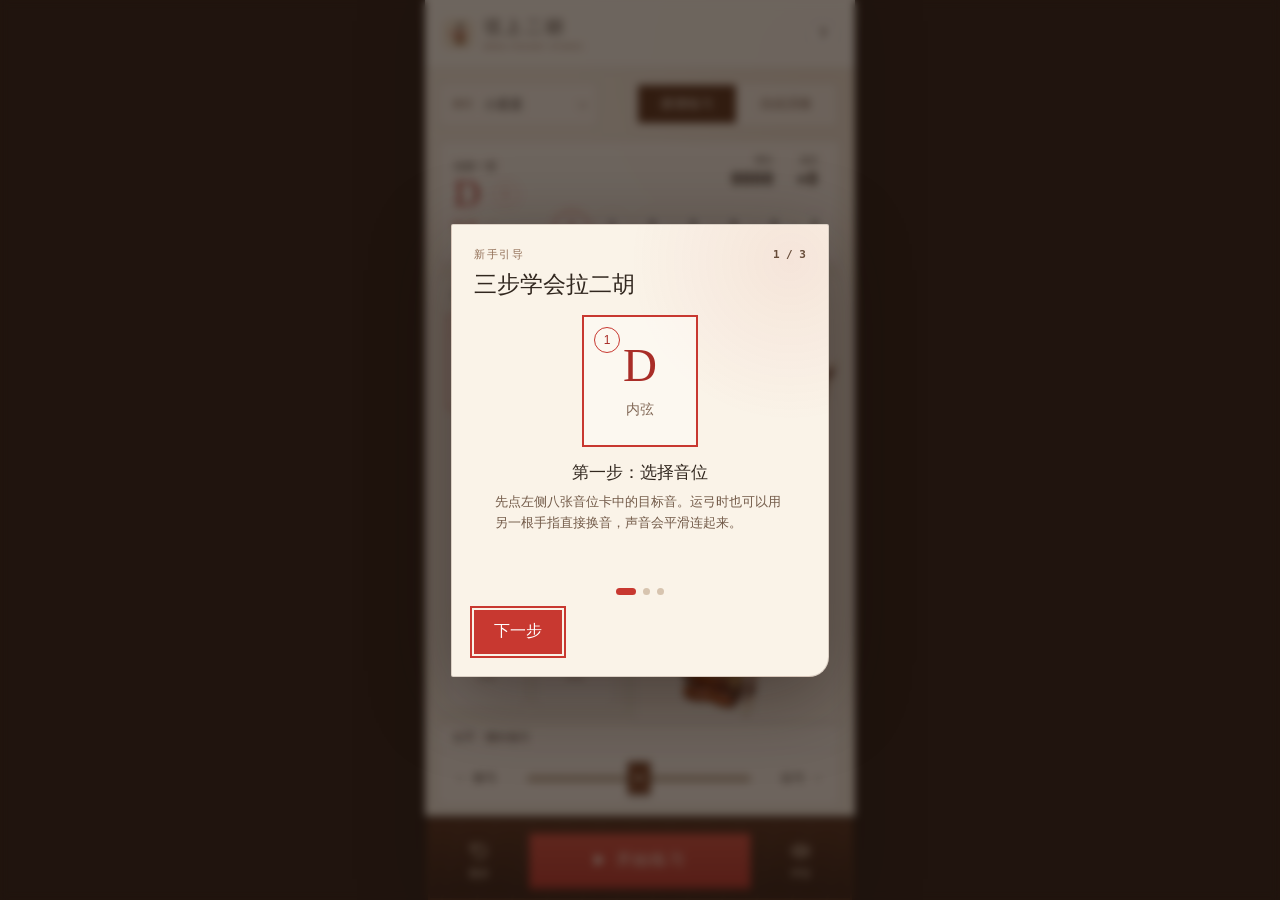
<file: index.html>
<!doctype html>
<html lang="zh-CN">
  <head>
    <meta charset="UTF-8" />
    <meta name="viewport" content="width=device-width, initial-scale=1" />
    <meta name="theme-color" content="#f4ecdf" />
    <meta name="apple-mobile-web-app-capable" content="yes" />
    <meta name="apple-mobile-web-app-status-bar-style" content="default" />
    <meta name="description" content="弦上二胡手机练功房" />
    <link rel="manifest" href="./manifest.webmanifest" />
    <link rel="icon" href="./icon.svg" type="image/svg+xml" />
    <link rel="stylesheet" href="./styles.css?v=14" />
    <title>弦上二胡 · Erhu Pocket Studio</title>
  </head>
  <body>
    <div class="app-shell">
      <header class="topbar">
        <div class="brand">
          <img src="./icon.svg" alt="" />
          <div class="brand-copy">
            <h1>弦上二胡</h1>
            <p>ERHU POCKET STUDIO</p>
          </div>
        </div>
        <button id="helpButton" class="help-button" type="button" aria-label="打开玩法说明">?</button>
      </header>

      <main class="game" aria-label="手机二胡模拟器">
        <section class="mode-row" aria-label="曲目和演奏模式">
          <label class="song-picker" for="songSelect">
            <span>曲目</span>
            <select id="songSelect" aria-label="选择练习曲目"></select>
            <i aria-hidden="true"></i>
          </label>
          <div class="mode-tabs">
            <button class="active" type="button" data-mode="practice" aria-pressed="true">跟谱练习</button>
            <button type="button" data-mode="free" aria-pressed="false">自由演奏</button>
          </div>
        </section>

        <section class="score-paper" aria-label="当前音符和成绩">
          <div class="current-block">
            <p id="pieceEyebrow">当前一音</p>
            <div class="current-note-row">
              <strong id="currentNote">D</strong>
              <span id="currentScale">1</span>
            </div>
            <b id="scoreBowDirection">拉弓 →</b>
          </div>

          <div class="stats" aria-label="当前成绩">
            <div><span>得分</span><b id="score">0000</b></div>
            <div><span>连击</span><b id="combo">×0</b></div>
          </div>

          <div id="noteLane" class="note-lane" aria-label="接下来的乐谱"></div>
          <span id="progressBar" class="hidden-state"></span>
          <span id="progressText" class="hidden-state"></span>
          <span id="songSubtitle" class="hidden-state"></span>
        </section>

        <section class="instrument-stage" aria-label="左手音位与二胡">
          <div class="instrument-left">
            <div class="stage-heading">左手・按弦选音</div>
            <div id="pitchGrid" class="pitch-grid"></div>
          </div>
          <div class="instrument-spacer" aria-hidden="true"></div>
          <div class="instrument-art" aria-hidden="true">
            <span class="erhu-seal">二胡</span>
            <img class="erhu-image" src="./erhu-instrument.png?v=14" alt="" />
          </div>
        </section>

        <section class="bow-section" aria-label="右手横向拖弓">
          <div class="bow-heading">右手・横向拖弓</div>
          <button id="bowPad" class="bow-pad target-pull" type="button" aria-label="按住并横向拖动琴弓">
            <span class="bow-copy bow-left">←&nbsp; 推弓</span>
            <span class="bow-track" aria-hidden="true"></span>
            <span class="bow-knob" aria-hidden="true"><i></i></span>
            <span class="bow-copy bow-right">拉弓&nbsp; →</span>
          </button>
          <span id="bowTitle" class="hidden-state"></span>
          <span id="bowBadge" class="hidden-state"></span>
        </section>

        <div class="hidden-state" aria-live="polite">
          <span id="feedbackDot"></span>
          <span id="feedback"></span>
          <span id="accuracy"></span>
        </div>
      </main>

      <footer class="practice-dock">
        <button id="resetButton" class="dock-side" type="button" aria-label="重新开始">
          <svg viewBox="0 0 24 24" aria-hidden="true"><path d="M4 4v6h6M5.7 15a7 7 0 1 0 .3-6.4L4 10" /></svg>
          <span>重来</span>
        </button>
        <button id="startButton" class="start-button" type="button">
          <span class="play-icon" aria-hidden="true"></span>
          <span id="startButtonText">开始练习</span>
        </button>
        <button id="soundButton" class="dock-side" type="button" aria-pressed="false" aria-label="关闭声音">
          <svg viewBox="0 0 24 24" aria-hidden="true"><path d="M11 5 6 9H3v6h3l5 4V5Zm4 4a4 4 0 0 1 0 6m2-9a8 8 0 0 1 0 12" /></svg>
          <span>声音</span>
        </button>
      </footer>
    </div>

    <dialog id="guideDialog" class="paper-dialog onboarding-dialog" aria-labelledby="guideTitle">
      <div class="guide-topline">
        <span>新手引导</span>
        <b id="guideCounter">1 / 3</b>
      </div>
      <h2 id="guideTitle">三步学会拉二胡</h2>

      <div class="guide-pages">
        <section class="guide-page active" data-guide-step="0">
          <div class="guide-demo pitch-demo" aria-hidden="true">
            <span>1</span><strong>D</strong><small>内弦</small>
          </div>
          <h3>第一步：选择音位</h3>
          <p>先点左侧八张音位卡中的目标音。运弓时也可以用另一根手指直接换音，声音会平滑连起来。</p>
        </section>

        <section class="guide-page" data-guide-step="1" hidden>
          <div class="guide-demo cue-demo" aria-hidden="true">
            <strong>D</strong><span>1</span><b>拉弓 →</b>
          </div>
          <h3>第二步：看准提示</h3>
          <p>上方会显示当前音和弓向。箭头向右是拉弓，箭头向左是推弓。</p>
        </section>

        <section class="guide-page" data-guide-step="2" hidden>
          <div class="guide-demo bow-demo" aria-hidden="true">
            <span>← 推弓</span><i></i><b></b><span>拉弓 →</span>
          </div>
          <h3>第三步：按住横向拖弓</h3>
          <p>一根手指在底部持续拖弓，另一根手指点左侧音位即可连奏。方向和音位都正确，乐谱才会前进。</p>
        </section>
      </div>

      <div id="guideDots" class="guide-dots" aria-hidden="true"><i class="active"></i><i></i><i></i></div>
      <div class="guide-actions">
        <button id="guideBackButton" class="guide-back" type="button" hidden>上一步</button>
        <button id="guideNextButton" class="dialog-button" type="button">下一步</button>
        <button id="enterButton" class="dialog-button" type="button" hidden>开始体验</button>
      </div>
    </dialog>

    <dialog id="resultDialog" class="paper-dialog result-dialog">
      <p>本曲完成</p>
      <h2 id="resultTitle">稳稳拉完《小星星》</h2>
      <div class="result-stats">
        <div><span>得分</span><b id="resultScore">1400</b></div>
        <div><span>准确率</span><b id="resultAccuracy">100%</b></div>
        <div><span>最高连击</span><b id="resultCombo">14</b></div>
      </div>
      <div class="result-actions">
        <button id="resultFreeButton" type="button">自由拉一会儿</button>
        <button id="resultReplayButton" class="dialog-button" type="button">再奏一遍</button>
      </div>
    </dialog>

    <script type="module" src="./game.js?v=14"></script>
  </body>
</html>
</file>
<file: styles.css>
:root {
  color-scheme: light;
  --paper: #f4ecdf;
  --paper-card: rgba(255, 252, 246, 0.58);
  --ink: #31271f;
  --muted: #876e59;
  --line: rgba(79, 55, 37, 0.19);
  --red: #c83830;
  --red-dark: #a92d27;
  --wood: #57301a;
  font-family: "Songti SC", "STSong", "Noto Serif SC", "PingFang SC", serif;
  color: var(--ink);
  background: #241711;
  font-synthesis: none;
}

* { box-sizing: border-box; }

html,
body {
  min-width: 320px;
  width: 100%;
  height: 100%;
  margin: 0;
  overflow: hidden;
  background: #241711;
  overscroll-behavior: none;
  -webkit-text-size-adjust: 100%;
  -webkit-tap-highlight-color: transparent;
}

body { display: flex; justify-content: center; }
button,
select { font: inherit; }
button { -webkit-tap-highlight-color: transparent; }
button:focus-visible,
select:focus-visible { outline: 2px solid var(--red); outline-offset: 2px; }

.app-shell {
  container-type: inline-size;
  display: grid;
  grid-template-rows: 142fr 1529fr 172fr;
  width: min(100vw, 430px);
  height: var(--app-height, 100dvh);
  min-height: 0;
  overflow: hidden;
  background:
    radial-gradient(circle at 91% 7%, rgba(169, 112, 68, 0.09), transparent 26%),
    linear-gradient(90deg, rgba(82, 55, 34, 0.018) 1px, transparent 1px),
    linear-gradient(rgba(82, 55, 34, 0.015) 1px, transparent 1px),
    var(--paper);
  background-size: auto, 12px 12px, 16px 16px, auto;
  box-shadow: 0 0 60px rgba(0, 0, 0, 0.35);
}

.topbar {
  display: flex;
  align-items: center;
  justify-content: space-between;
  min-height: 0;
  padding: env(safe-area-inset-top, 0) 3.8cqw 0 4.3cqw;
  border-bottom: 1px solid rgba(78, 54, 36, 0.22);
  background: rgba(251, 247, 240, 0.88);
}

.brand { display: flex; align-items: center; gap: 2.3cqw; }
.brand > img { width: 7.1cqw; height: 7.1cqw; }
.brand-copy { display: flex; flex-direction: column; }
.brand h1 { margin: 0; font-size: 4.2cqw; font-weight: 600; line-height: 1.05; letter-spacing: 0.13em; }
.brand p { margin: 1.4cqw 0 0; color: #9a7862; font-family: sans-serif; font-size: 1.55cqw; font-weight: 650; letter-spacing: 0.2em; }

.help-button {
  display: grid;
  place-items: center;
  width: 7.4cqw;
  height: 7.4cqw;
  padding: 0;
  border: 1px solid rgba(77, 54, 37, 0.18);
  border-radius: 50%;
  color: #3d2c21;
  background: rgba(255, 253, 248, 0.45);
  font-family: sans-serif;
  font-size: 3.8cqw;
  line-height: 1;
}

.game { position: relative; min-height: 0; overflow: hidden; }

.mode-row {
  position: absolute;
  top: 1.64%;
  right: 3.85%;
  left: 3.05%;
  display: grid;
  grid-template-columns: 40% 51%;
  justify-content: space-between;
  height: 6.08%;
}

.song-picker,
.mode-tabs { border: 1px solid var(--line); background: rgba(255, 252, 246, 0.52); }

.song-picker {
  position: relative;
  display: grid;
  grid-template-columns: auto 1fr;
  align-items: center;
  gap: 2.7cqw;
  padding: 0 3.2cqw;
}

.song-picker > span { color: #725441; font-size: 2.4cqw; }
.song-picker select { width: 100%; height: 100%; min-width: 0; padding: 0 3cqw 0 0; border: 0; appearance: none; color: #211a16; background: transparent; font-size: 3.1cqw; font-weight: 650; }
.song-picker i { position: absolute; right: 2.8cqw; width: 1.6cqw; height: 1.6cqw; border-right: 0.3cqw solid #92745e; border-bottom: 0.3cqw solid #92745e; transform: rotate(45deg) translateY(-30%); }

.mode-tabs { display: grid; grid-template-columns: 1fr 1fr; padding: 0.65cqw; }
.mode-tabs button { min-width: 0; padding: 0; border: 0; color: #6e5544; background: transparent; font-size: 2.95cqw; white-space: nowrap; }
.mode-tabs button.active { color: #fff9ed; background: #542d17; }

.score-paper {
  position: absolute;
  top: 9.48%;
  right: 3.4%;
  left: 2.95%;
  height: 16.55%;
  overflow: hidden;
  border: 1px solid var(--line);
  background: rgba(255, 252, 247, 0.61);
}

.current-block { position: absolute; top: 14.8%; left: 3.7%; }
.current-block p { margin: 0; font-size: 2.55cqw; }
.current-note-row { display: flex; align-items: center; margin-top: 3%; }
.current-note-row strong { color: var(--red-dark); font-family: Georgia, serif; font-size: 8.7cqw; font-weight: 400; line-height: 0.95; }
.current-note-row span { display: grid; place-items: center; width: 6.1cqw; height: 6.1cqw; margin-left: 2.8cqw; border: 1.5px solid rgba(200, 56, 48, 0.35); border-radius: 50%; color: var(--red); font-family: sans-serif; font-size: 2.4cqw; }
.current-block > b { display: block; margin-top: 1.6cqw; color: var(--red); font-family: sans-serif; font-size: 2.8cqw; letter-spacing: 0.08em; }

.stats { position: absolute; top: 10.5%; right: 5.4%; display: flex; gap: 5.4cqw; }
.stats div { text-align: right; }
.stats span { display: block; font-size: 2.2cqw; }
.stats b { display: block; margin-top: 0.5cqw; font-family: ui-monospace, monospace; font-size: 4.1cqw; font-variant-numeric: tabular-nums; }

.note-lane {
  position: absolute;
  right: 1.7%;
  bottom: 13.5%;
  left: 28.8%;
  display: grid;
  grid-template-columns: repeat(7, 1fr);
  gap: 1.25cqw;
}

.note-token {
  display: grid;
  place-items: center;
  align-content: center;
  aspect-ratio: 1;
  border: 1px solid rgba(78, 55, 38, 0.16);
  border-radius: 50%;
  background: rgba(255, 253, 248, 0.54);
  font-family: sans-serif;
}
.note-token b { font-size: 2.7cqw; line-height: 1; }
.note-token small { margin-top: 0.4cqw; color: #705848; font-size: 1.65cqw; line-height: 1; }
.note-token.current { border: 1.5px solid var(--red); color: var(--red-dark); box-shadow: 0 0 0 0.8cqw rgba(200, 56, 48, 0.06); }

.instrument-stage {
  position: absolute;
  top: 27.86%;
  right: 3.4%;
  left: 2.85%;
  display: grid;
  grid-template-columns: 46.5% 2.25% 51.25%;
  height: 59.65%;
}

.instrument-left {
  grid-column: 1;
  display: grid;
  grid-template-rows: 7.7% minmax(0, 1fr);
  align-self: start;
  height: 97.8%;
  min-height: 0;
  overflow: hidden;
  border: 1px solid var(--line);
  background: rgba(255, 252, 247, 0.43);
}

.instrument-spacer { grid-column: 2; }
.instrument-art {
  position: relative;
  grid-column: 3;
  min-width: 0;
  min-height: 0;
  overflow: hidden;
  border: 1px solid var(--line);
  background:
    radial-gradient(ellipse at 14% 25%, rgba(104, 119, 82, 0.09) 0 4%, transparent 4.5%),
    radial-gradient(ellipse at 22% 32%, rgba(104, 119, 82, 0.08) 0 5%, transparent 5.5%),
    radial-gradient(ellipse at 11% 40%, rgba(104, 119, 82, 0.07) 0 4%, transparent 4.5%),
    linear-gradient(103deg, transparent 0 17%, rgba(104, 119, 82, 0.055) 17.3% 17.8%, transparent 18.1%),
    #f8f1e7;
}

.erhu-image {
  position: relative;
  z-index: 2;
  display: block;
  width: 100%;
  height: 100%;
  object-fit: contain;
  object-position: center bottom;
  filter: drop-shadow(0.35cqw 0.55cqw 0.45cqw rgba(64, 37, 23, 0.16));
  transform: translate3d(var(--erhu-x, 0px), var(--erhu-y, 0px), 0) rotate(var(--erhu-rotate, 0deg));
  transform-origin: 48% 88%;
  transition: transform 70ms linear, filter 120ms ease;
  will-change: transform;
}

.erhu-seal {
  position: absolute;
  z-index: 3;
  top: 52%;
  left: 4.8%;
  display: grid;
  place-items: center;
  width: 3.8cqw;
  height: 6.5cqw;
  border: 1.5px solid rgba(205, 79, 53, 0.72);
  border-radius: 1.3cqw;
  color: rgba(205, 79, 53, 0.82);
  font-size: 1.55cqw;
  line-height: 1.05;
  writing-mode: vertical-rl;
}

body[data-bowing] .erhu-image {
  filter: drop-shadow(0.45cqw 0.75cqw 0.65cqw rgba(64, 37, 23, 0.23));
}

.stage-heading { display: flex; align-items: center; padding: 0 3.2cqw; border-bottom: 1px solid rgba(79, 55, 37, 0.13); font-size: 2.85cqw; }
.pitch-grid { display: grid; grid-template-columns: repeat(2, minmax(0, 1fr)); grid-template-rows: repeat(4, minmax(0, 1fr)); gap: 1.65% 4.6%; min-height: 0; padding: 2.1% 4.8% 2.4%; }

.pitch-key {
  position: relative;
  display: grid;
  place-items: center;
  align-content: center;
  min-width: 0;
  min-height: 0;
  padding: 0;
  border: 1px solid rgba(84, 59, 40, 0.23);
  border-radius: 0;
  color: var(--ink);
  background: rgba(255, 252, 247, 0.5);
  touch-action: manipulation;
}

.pitch-key.active { border: 1.5px solid var(--red); color: var(--red-dark); background: rgba(255, 248, 241, 0.62); }
.key-number { position: absolute; top: 7.5%; left: 7.5%; display: grid; place-items: center; width: 4.15cqw; height: 4.15cqw; border: 1px solid rgba(106, 79, 59, 0.28); border-radius: 50%; color: #725a48; font-family: sans-serif; font-size: 1.8cqw; }
.pitch-key.active .key-number { border-color: var(--red); color: var(--red); }
.pitch-key strong { font-family: Georgia, serif; font-size: 5.8cqw; font-weight: 400; line-height: 1; }
.pitch-key small { margin-top: 2cqw; color: #806755; font-size: 2.2cqw; }

.bow-section {
  position: absolute;
  top: 87.51%;
  right: 3.4%;
  left: 2.85%;
  height: 11.12%;
  overflow: hidden;
  border: 1px solid var(--line);
  background: rgba(255, 252, 247, 0.55);
}

.bow-heading { display: flex; align-items: center; height: 34%; padding: 0 3.35cqw; border-bottom: 1px solid rgba(79, 55, 37, 0.12); font-size: 2.65cqw; }
.bow-pad { --bow-x: 50%; position: relative; display: block; width: 100%; height: 66%; padding: 0; overflow: hidden; touch-action: none; border: 0; color: var(--ink); background: transparent; }
.bow-track { position: absolute; top: 50%; right: 22%; left: 22%; height: 1.8cqw; border-radius: 2cqw; background: repeating-linear-gradient(90deg, rgba(94, 70, 51, 0.26) 0 1px, transparent 1px 1.45cqw), linear-gradient(#c3b19d, #e1d6c8 48%, #baa791 52%); transform: translateY(-50%); }
.bow-knob { position: absolute; top: 50%; left: clamp(23%, var(--bow-x), 77%); display: grid; place-items: center; width: 5.3cqw; height: 7.7cqw; border: 1px solid #3e2418; border-radius: 0.3cqw; background: repeating-linear-gradient(90deg, #6a351e 0 0.9cqw, #8c4b27 0.9cqw 1.8cqw, #542917 1.8cqw 2.7cqw); box-shadow: 0 0.6cqw 0.8cqw rgba(55, 33, 21, 0.27); transform: translate(-50%, -50%); }
.bow-knob i { width: 1.7cqw; height: 1.7cqw; border: 1px solid #6f5a49; border-radius: 50%; background: #fffdf5; }
.bow-copy { position: absolute; z-index: 2; top: 50%; font-size: 2.85cqw; transform: translateY(-50%); }
.bow-left { left: 4.1%; }
.bow-right { right: 4.1%; }

.practice-dock {
  display: grid;
  grid-template-columns: 20.5% minmax(0, 1fr) 20.5%;
  gap: 2.2%;
  min-height: 0;
  padding: 3.3% 2.2% calc(3% + env(safe-area-inset-bottom, 0px));
  border: 3px solid #24140d;
  border-bottom: 0;
  background: repeating-linear-gradient(104deg, transparent 0 31px, rgba(255,255,255,0.025) 32px 34px), linear-gradient(#4d2918, #2a170f);
  box-shadow: inset 0 0 0 2px rgba(130, 78, 43, 0.34);
}

.dock-side { display: grid; place-items: center; align-content: center; gap: 1.1cqw; padding: 0; border: 0; color: #f0dfc7; background: transparent; font-size: 2.4cqw; }
.dock-side svg { width: 5.2cqw; height: 5.2cqw; fill: none; stroke: currentColor; stroke-width: 1.7; stroke-linecap: round; stroke-linejoin: round; }
.start-button { display: flex; align-items: center; justify-content: center; min-width: 0; padding: 0; border: 1px solid #7f241d; color: #fff8ec; background: linear-gradient(#d34a3c, #bd332b); box-shadow: 0 0.7cqw 0 #8d281f; font-family: sans-serif; font-size: 3.8cqw; font-weight: 700; letter-spacing: 0.08em; }
.start-button.paused { background: #70432d; box-shadow: 0 0.7cqw 0 #45291d; }
.play-icon { display: inline-block; margin-right: 2.7cqw; border-top: 1.5cqw solid transparent; border-bottom: 1.5cqw solid transparent; border-left: 2.2cqw solid currentColor; }
.paused .play-icon { width: 2cqw; height: 2.7cqw; border: 0; border-right: 0.65cqw solid currentColor; border-left: 0.65cqw solid currentColor; }
.dock-side.muted { opacity: 0.58; }

.hidden-state { position: absolute !important; width: 1px !important; height: 1px !important; overflow: hidden !important; clip-path: inset(50%) !important; white-space: nowrap !important; }

.paper-dialog { width: min(calc(100% - 32px), 390px); max-height: calc(100dvh - 40px); padding: 24px; overflow: auto; border: 1px solid var(--line); color: var(--ink); background: #faf3e8; box-shadow: 0 20px 80px rgba(27, 15, 10, 0.42); }
.paper-dialog::backdrop { background: rgba(31, 20, 14, 0.64); backdrop-filter: blur(4px); }
.paper-dialog > p { margin: 0; color: #906f58; font-size: 12px; letter-spacing: 0.15em; }
.paper-dialog h2 { margin: 8px 0 18px; font-size: 23px; }
.paper-dialog ol { display: grid; gap: 12px; margin: 0 0 20px; padding-left: 22px; }
.paper-dialog li { padding-left: 5px; color: #745c4b; font-size: 13px; line-height: 1.55; }
.paper-dialog li b { display: inline-block; min-width: 65px; color: #3d2d23; }
.dialog-button { min-height: 44px; padding: 0 20px; border: 0; color: white; background: var(--red); font-weight: 700; }
.paper-dialog > .dialog-button { width: 100%; }

[hidden] { display: none !important; }

.onboarding-dialog {
  width: min(calc(100% - 24px), 378px);
  max-height: calc(var(--app-height, 100dvh) - 24px);
  padding: 22px;
  overflow: hidden;
  border-radius: 2px 2px 20px 2px;
  background:
    radial-gradient(circle at 90% 8%, rgba(195, 59, 48, 0.08), transparent 30%),
    #faf3e8;
}

.guide-topline { display: flex; align-items: center; justify-content: space-between; color: #916e56; font-family: sans-serif; font-size: 11px; font-weight: 700; letter-spacing: 0.14em; }
.guide-topline b { color: #674c39; font-family: ui-monospace, monospace; letter-spacing: 0; }
.onboarding-dialog h2 { margin: 7px 0 15px; font-size: 23px; }
.guide-pages { min-height: 258px; }
.guide-page { text-align: center; animation: guidePageIn 180ms ease both; }
.guide-page h3 { margin: 14px 0 7px; font-size: 17px; }
.guide-page p { max-width: 290px; margin: 0 auto; color: #735b49; font-family: sans-serif; font-size: 13px; line-height: 1.65; text-align: left; }

.guide-demo { height: 132px; margin: 0 auto; border: 1px solid rgba(77, 53, 35, 0.16); background: rgba(255, 252, 246, 0.58); }
.pitch-demo { position: relative; display: grid; place-items: center; align-content: center; width: 116px; border: 2px solid var(--red); color: var(--red-dark); }
.pitch-demo > span { position: absolute; top: 10px; left: 10px; display: grid; place-items: center; width: 26px; height: 26px; border: 1px solid var(--red); border-radius: 50%; font-family: sans-serif; font-size: 12px; }
.pitch-demo strong { font-family: Georgia, serif; font-size: 47px; font-weight: 400; line-height: 1; }
.pitch-demo small { margin-top: 12px; color: #806755; font-size: 14px; }

.cue-demo { display: grid; grid-template-columns: auto auto; place-content: center; align-items: center; width: 220px; column-gap: 14px; }
.cue-demo strong { color: var(--red-dark); font-family: Georgia, serif; font-size: 55px; font-weight: 400; line-height: 1; }
.cue-demo span { display: grid; place-items: center; width: 38px; height: 38px; border: 1px solid rgba(195, 59, 48, 0.4); border-radius: 50%; color: var(--red); font-family: sans-serif; }
.cue-demo b { grid-column: 1 / 3; margin-top: 9px; color: var(--red); font-family: sans-serif; font-size: 17px; letter-spacing: 0.08em; }

.bow-demo { position: relative; display: flex; align-items: center; justify-content: space-between; width: 100%; padding: 0 13px; }
.bow-demo span { position: relative; z-index: 2; color: #4b3729; font-size: 14px; }
.bow-demo i { position: absolute; top: 50%; right: 24%; left: 24%; height: 11px; border-radius: 8px; background: repeating-linear-gradient(90deg, #b7a693 0 1px, #e1d6ca 1px 9px); transform: translateY(-50%); }
.bow-demo b { position: absolute; z-index: 2; top: 50%; left: 50%; width: 34px; height: 54px; border: 1px solid #3e2418; border-radius: 3px; background: repeating-linear-gradient(90deg, #6a351e 0 6px, #8c4b27 6px 12px, #542917 12px 18px); box-shadow: 0 4px 6px rgba(55, 33, 21, 0.24); transform: translate(-50%, -50%); }
.bow-demo b::after { position: absolute; top: 50%; left: 50%; width: 11px; height: 11px; border: 1px solid #6f5a49; border-radius: 50%; content: ""; background: #fffdf5; transform: translate(-50%, -50%); }

.guide-dots { display: flex; justify-content: center; gap: 7px; margin: 15px 0; }
.guide-dots i { width: 7px; height: 7px; border-radius: 50%; background: #d7c4af; transition: width 160ms ease, background 160ms ease; }
.guide-dots i.active { width: 20px; border-radius: 999px; background: var(--red); }
.guide-actions { display: grid; grid-template-columns: auto minmax(130px, 1fr); justify-content: end; gap: 9px; }
.guide-actions .dialog-button { width: 100%; }
.guide-back { min-height: 44px; padding: 0 17px; border: 0; color: #725846; background: transparent; }

@keyframes guidePageIn { from { opacity: 0; transform: translateX(7px); } }
.result-stats { display: grid; grid-template-columns: repeat(3, 1fr); gap: 8px; margin: 18px 0; }
.result-stats div { padding: 12px 4px; background: #efe1cf; text-align: center; }
.result-stats span,
.result-stats b { display: block; }
.result-actions { display: grid; grid-template-columns: 1fr 1.2fr; gap: 10px; }
.result-actions > button:first-child { border: 0; color: #715744; background: transparent; }

@media (max-width: 350px) {
  .brand p { letter-spacing: 0.12em; }
  .pitch-grid { gap: 1.4% 3.8%; padding-inline: 4%; }
}

@media (max-height: 720px) {
  .brand p { display: none; }
  .brand h1 { font-size: 4.05cqw; }
  .current-block p,
  .stats span { font-size: 2.05cqw; }
  .pitch-key small { margin-top: 1.2cqw; }
  .onboarding-dialog { padding: 17px 19px; }
  .onboarding-dialog h2 { margin-bottom: 10px; font-size: 20px; }
  .guide-pages { min-height: 225px; }
  .guide-demo { height: 106px; }
  .guide-page h3 { margin-top: 10px; }
  .guide-dots { margin: 10px 0; }
}

@media (prefers-reduced-motion: reduce) {
  *, *::before, *::after { animation-duration: 0.01ms !important; transition-duration: 0.01ms !important; }
}
</file>
